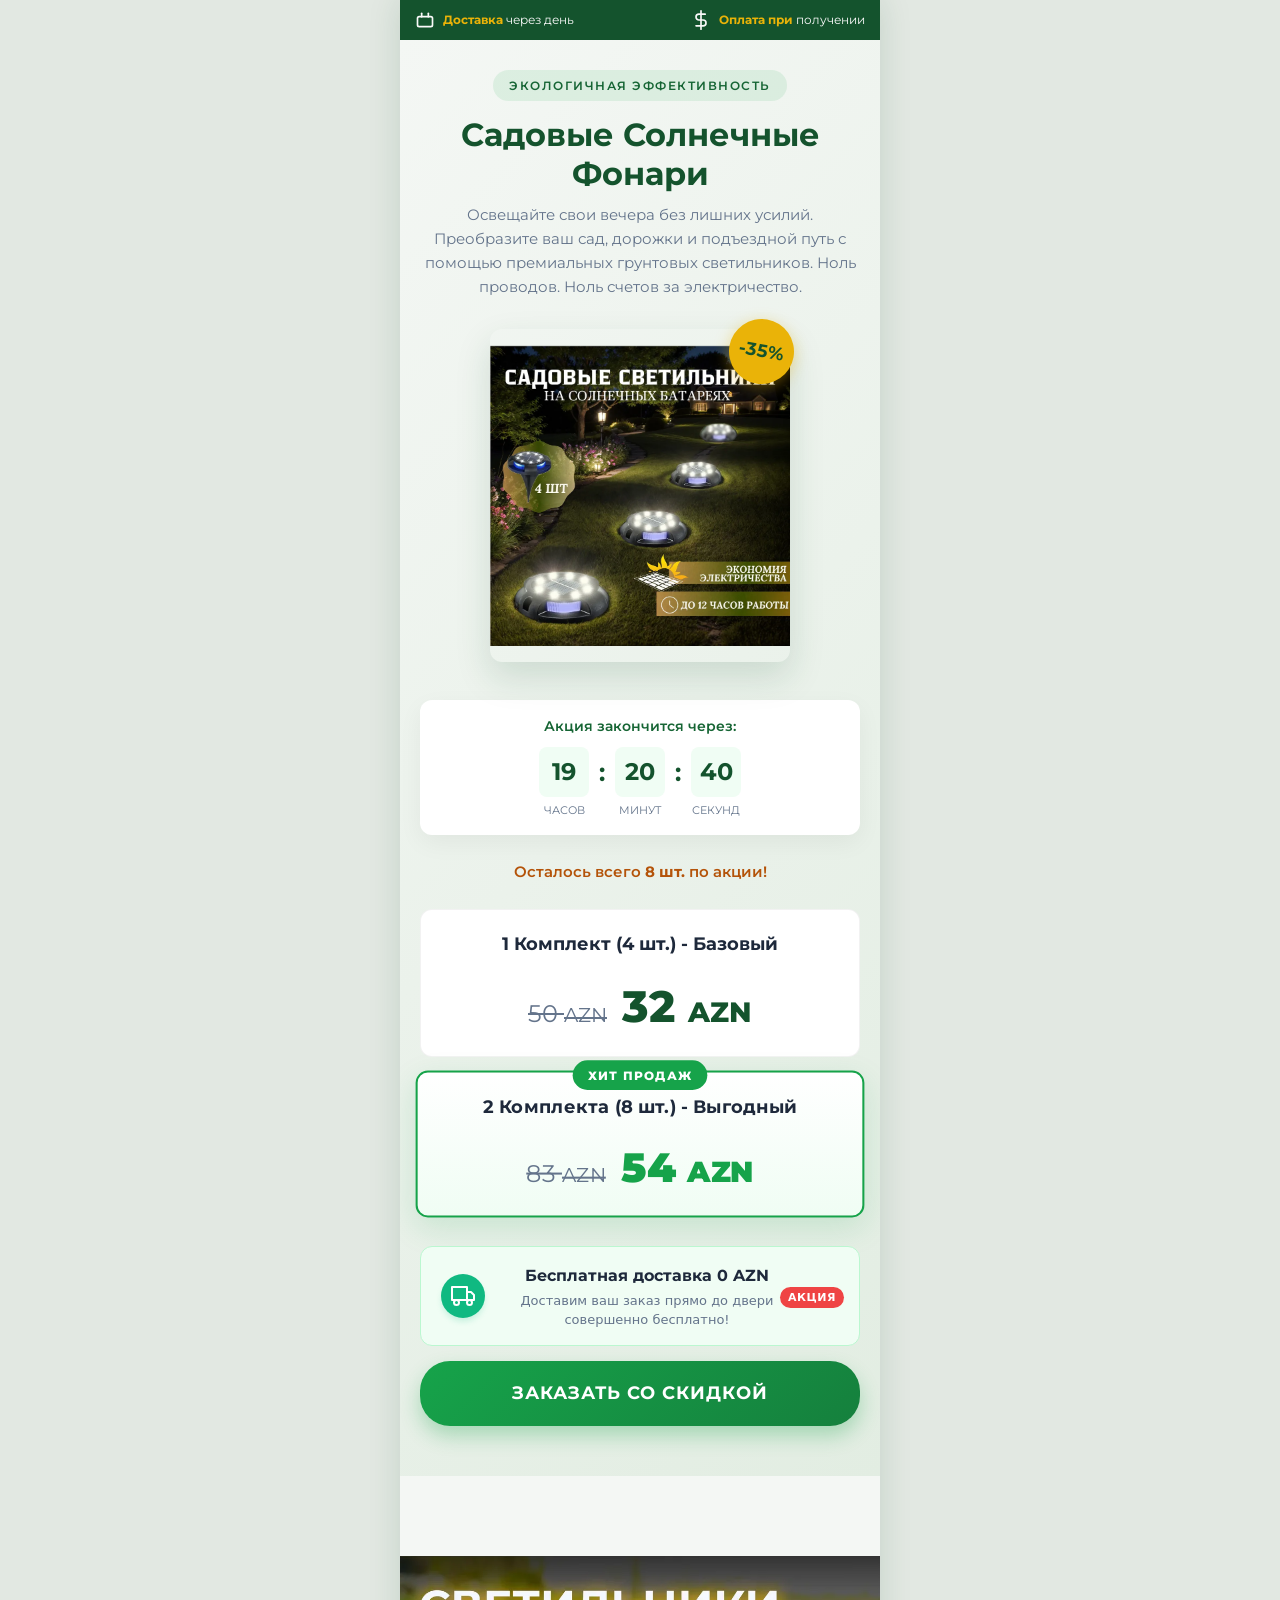
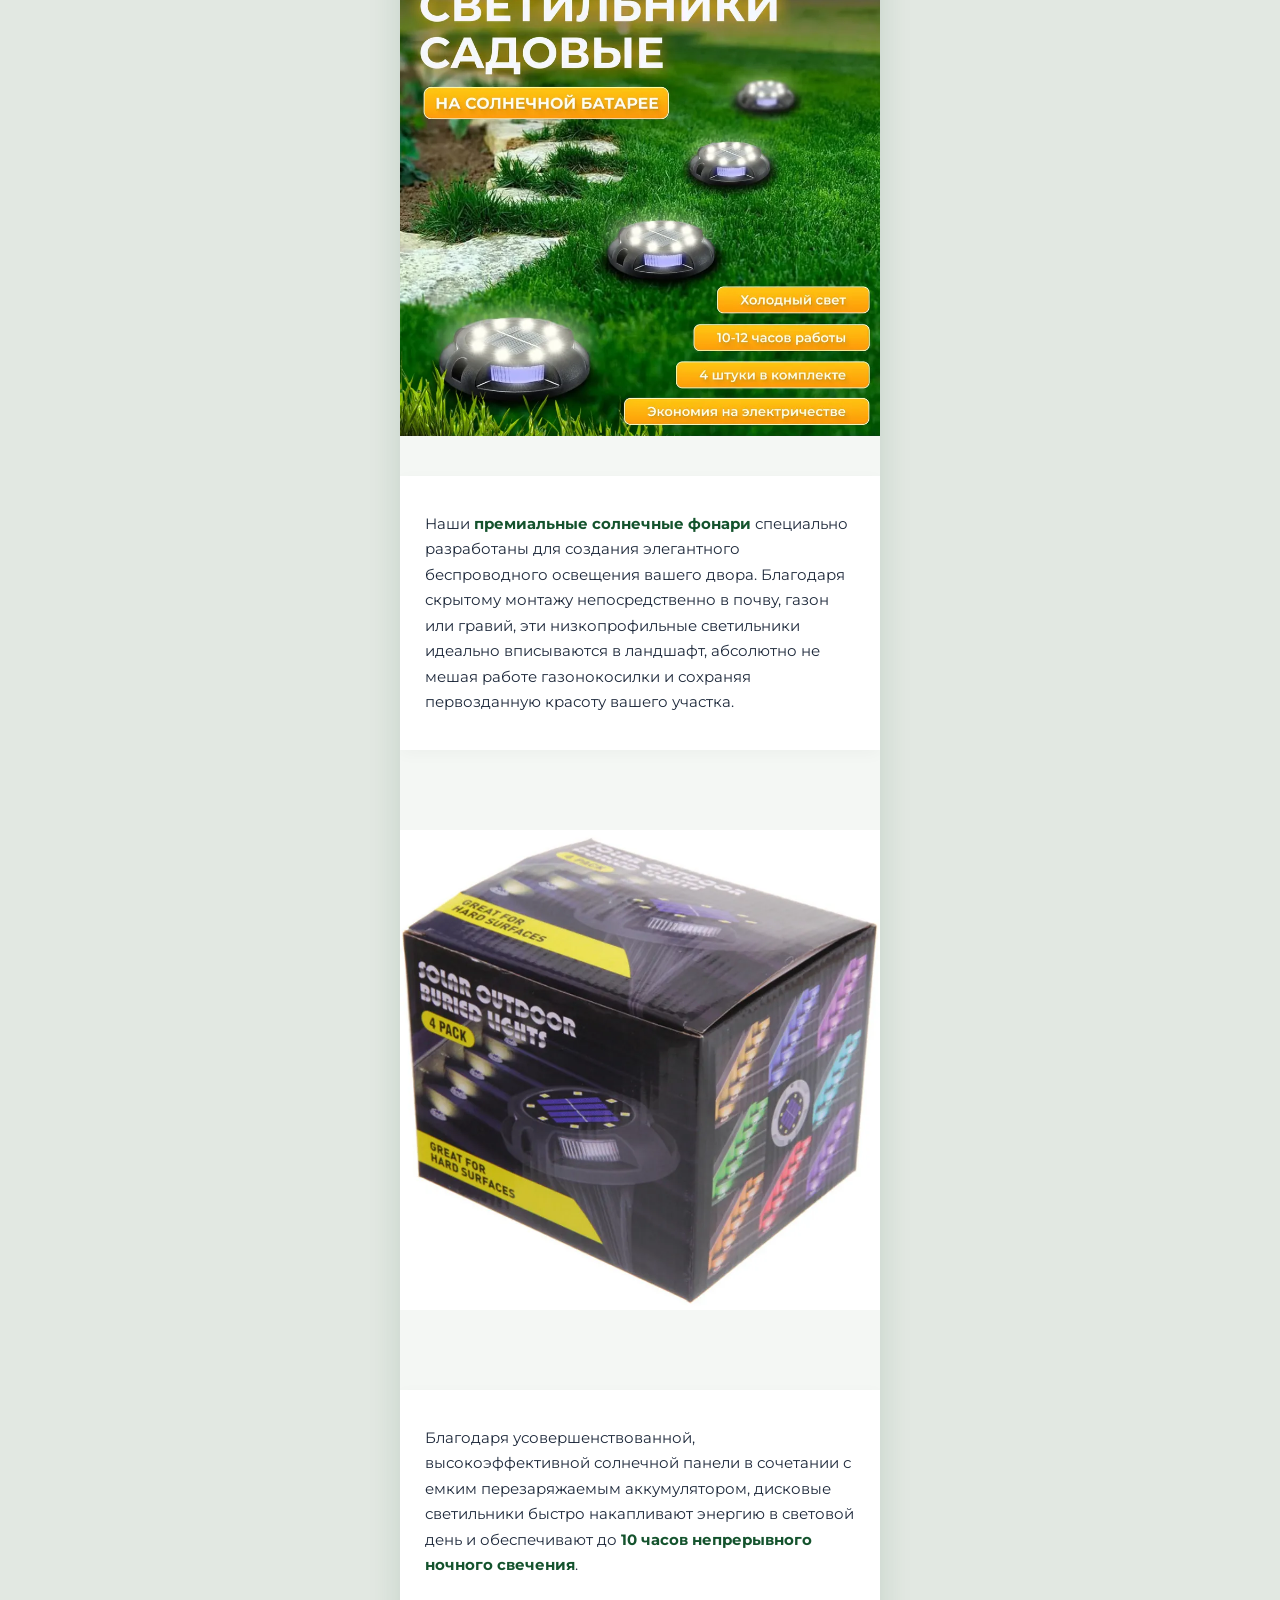
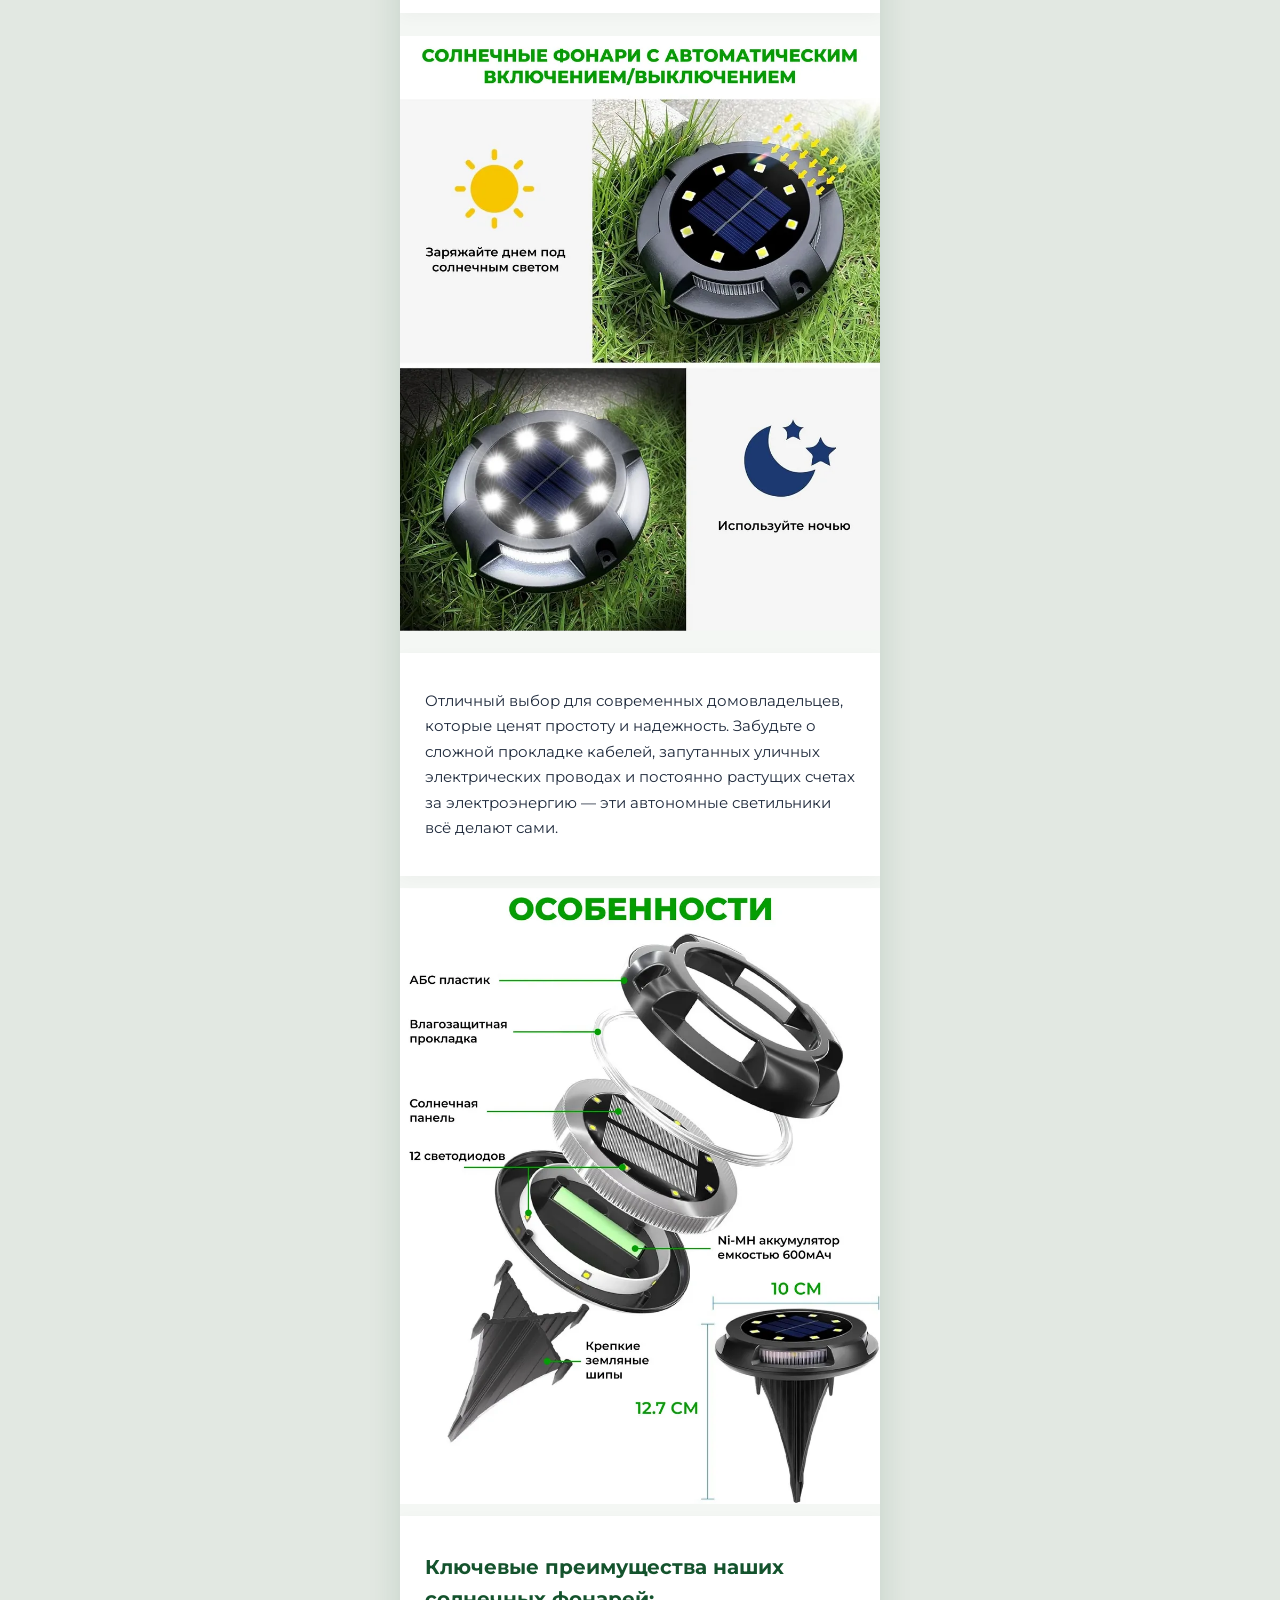
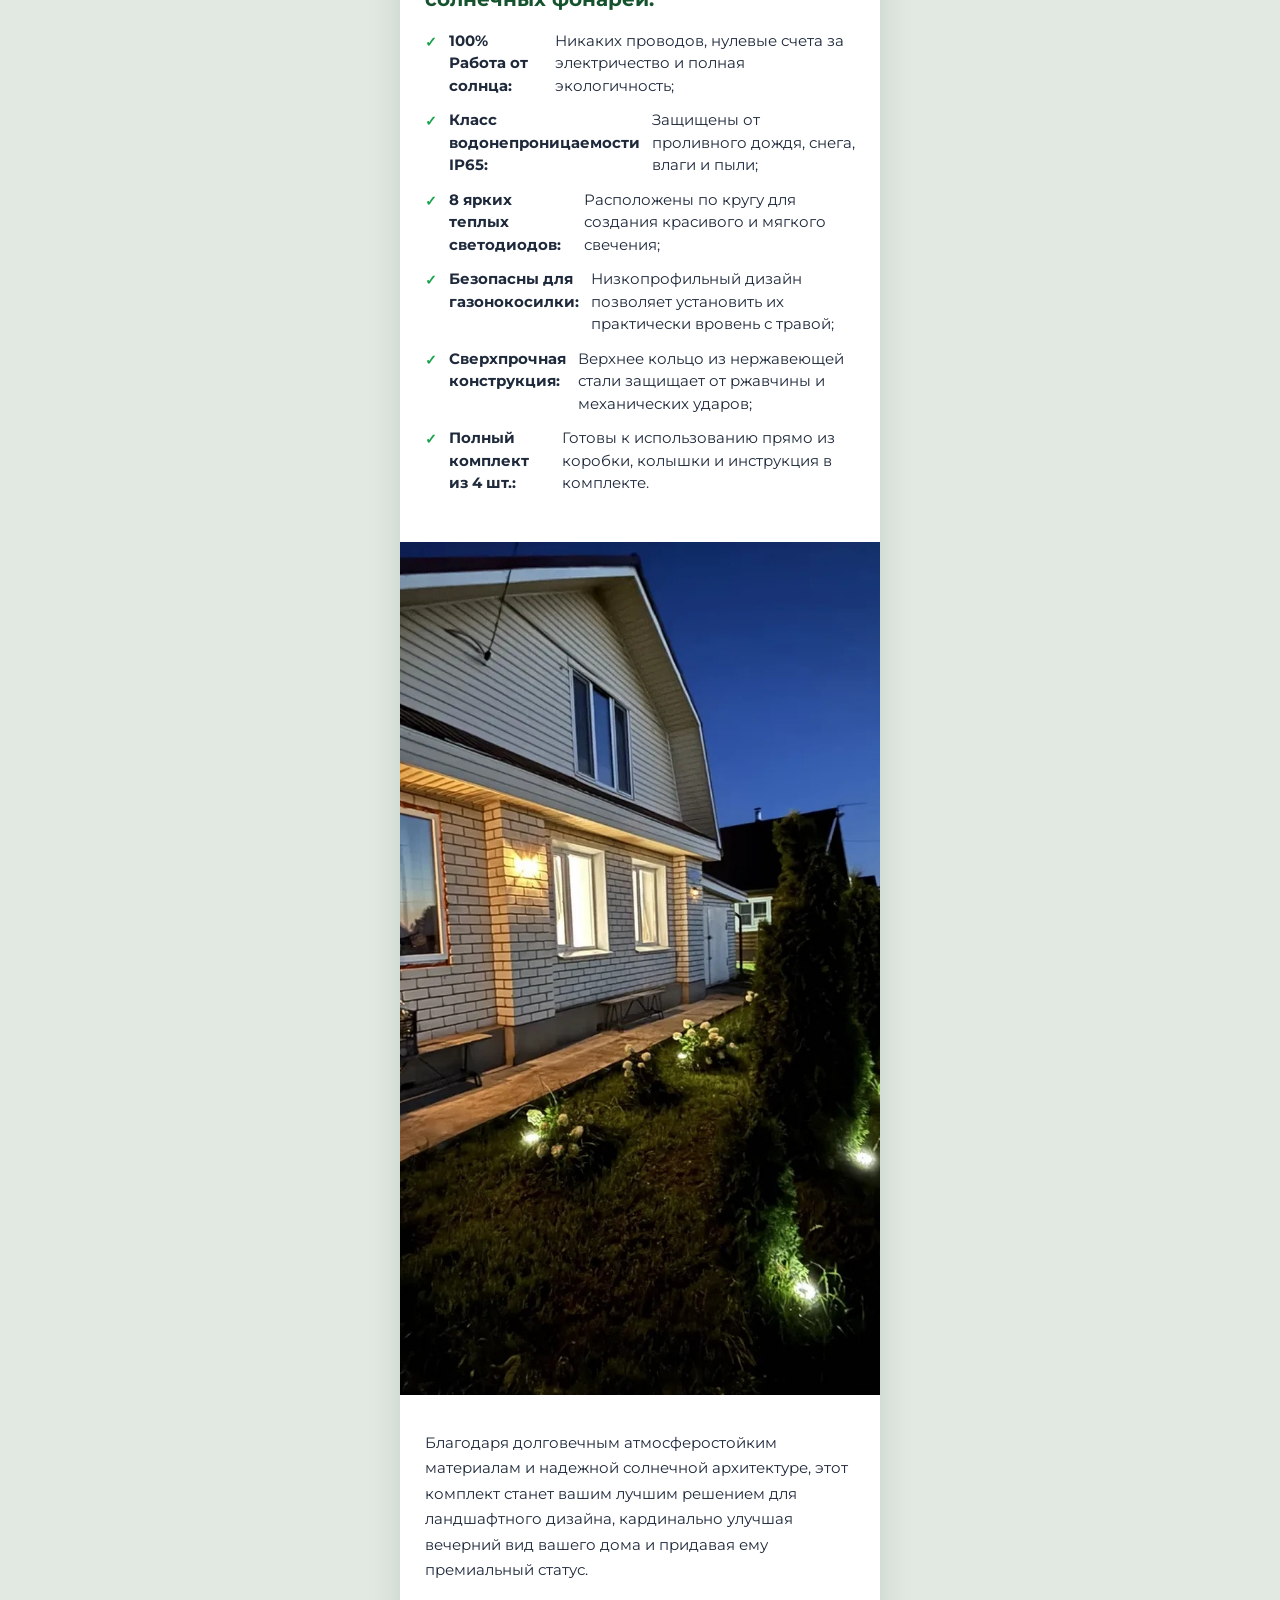
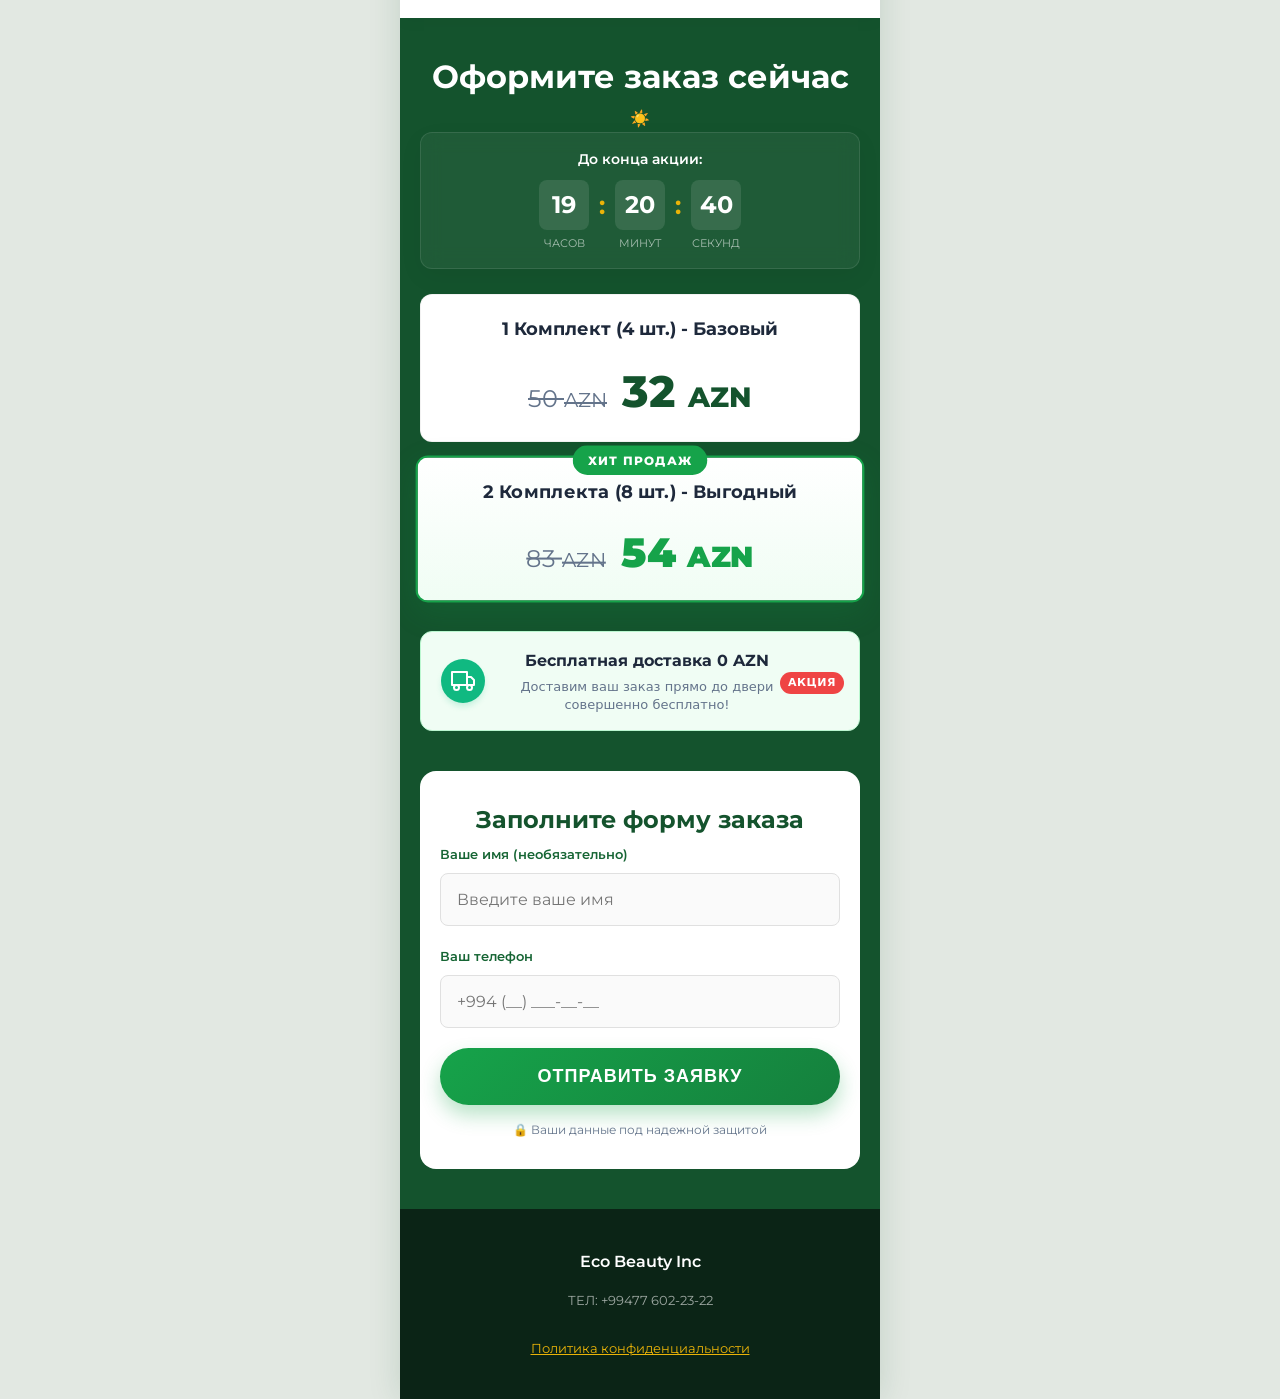
<file: index.html>
<!DOCTYPE html>
<html lang="ru">

<head>
    <meta charset="UTF-8">
    <meta name="viewport" content="width=device-width, initial-scale=1.0, maximum-scale=1.0, user-scalable=no">
    <title>Премиальные Садовые Солнечные Фонари | Элегантное Уличное Освещение</title>
    <link rel="preconnect" href="https://fonts.googleapis.com">
    <link rel="preconnect" href="https://fonts.gstatic.com" crossorigin>
    <link href="https://fonts.googleapis.com/css2?family=Montserrat:wght@300;400;500;600;700;800&display=swap" rel="stylesheet">
    <link rel="stylesheet" href="styles.css">
    <style>
        :root {
            --success-green: #10b981;
            --text-dark: #1e293b;
            --text-muted: #64748b;
        }

        .delivery-notice-container {
            width: 100%;
            max-width: 550px;
            margin: 15px auto;
            font-family: system-ui, -apple-system, sans-serif;
        }

        .delivery-card {
            display: flex;
            align-items: center;
            gap: 15px;
            background: #f0fdf4; /* Light green background */
            border: 1px solid #bbf7d0;
            padding: 16px 20px;
            border-radius: 12px;
            position: relative;
            overflow: hidden;
        }

        .delivery-icon-box {
            background: var(--success-green);
            color: white;
            padding: 10px;
            border-radius: 50%;
            display: flex;
            align-items: center;
            justify-content: center;
            flex-shrink: 0;
            box-shadow: 0 4px 6px -1px rgba(16, 185, 129, 0.2);
        }

        .truck-icon {
            width: 24px;
            height: 24px;
        }

        .delivery-text-box {
            flex: 1;
            padding-right: 45px; /* Leave space for the badge */
        }

        .delivery-title {
            margin: 0 0 4px 0;
            font-size: 16px;
            font-weight: 700;
            color: var(--text-dark);
        }

        .delivery-desc {
            margin: 0;
            font-size: 13px;
            color: var(--text-muted);
            line-height: 1.4;
        }

        .delivery-badge {
            position: absolute;
            top: 40px;
            right: 15px;
            background: #ef4444; /* Eye-catching red badge */
            color: white;
            font-size: 11px;
            font-weight: 700;
            padding: 2px 8px;
            border-radius: 9999px;
            text-transform: uppercase;
            letter-spacing: 0.5px;
            animation: pulse 2s infinite;
        }

        @keyframes pulse {
            0% { transform: scale(1); }
            50% { transform: scale(1.05); }
            100% { transform: scale(1); }
        }

        /* Small screens responsive tweaks */
        @media (max-width: 480px) {
            .delivery-card {
                flex-direction: column;
                align-items: flex-start;
                padding: 20px 15px;
            }
            .delivery-text-box {
                padding-right: 0;
            }
            .delivery-badge {
                top: auto;
                right: 15px;
            }
        }
    </style>
</head>

<body>
    <div class="main_wrapper">
        <section class="top_line">
            <div class="top_line_content">
                <div class="top_item">
                    <svg width="20" height="20" viewBox="0 0 24 24" fill="none" stroke="currentColor" stroke-width="2" stroke-linecap="round" stroke-linejoin="round">
                        <rect x="3" y="8" width="18" height="12" rx="2" ry="2"></rect>
                        <line x1="16" y1="8" x2="16" y2="4"></line>
                        <line x1="8" y1="8" x2="8" y2="4"></line>
                    </svg>
                    <p><b>Доставка</b> через день</p>
                </div>
                <div class="top_item">
                    <svg width="20" height="20" viewBox="0 0 24 24" fill="none" stroke="currentColor" stroke-width="2" stroke-linecap="round" stroke-linejoin="round">
                        <line x1="12" y1="1" x2="12" y2="23"></line>
                        <path d="M17 5H9.5a3.5 3.5 0 0 0 0 7h5a3.5 3.5 0 0 1 0 7H6"></path>
                    </svg>
                    <p><b>Оплата при</b> получении</p>
                </div>
            </div>
        </section>

        <section class="offer_section hero_bg">
            <div class="overlay"></div>
            <div class="content_layer">
                <div class="badge">Экологичная Эффективность</div>
                <h1 class="main_title">Садовые Солнечные Фонари</h1>
                <p class="subtitle">Освещайте свои вечера без лишних усилий. Преобразите ваш сад, дорожки и подъездной путь с помощью премиальных грунтовых светильников. Ноль проводов. Ноль счетов за электричество.</p>

                <div class="hero_image_wrapper">
                    <img src="images/01.webp" style="height: 110%;" alt="Садовые солнечные фонари Комплект" class="hero_img">
                    <div class="sale_badge">-35%</div>
                </div>

                <div class="timer_wrap">
                    <p class="timer_title">Акция закончится через:</p>
                    <div class="timer_container">
                        <div class="timer_block">
                            <div class="count hours">03</div>
                            <div class="text">Часов</div>
                        </div>
                        <div class="separator">:</div>
                        <div class="timer_block">
                            <div class="count minutes">09</div>
                            <div class="text">Минут</div>
                        </div>
                        <div class="separator">:</div>
                        <div class="timer_block">
                            <div class="count seconds">29</div>
                            <div class="text">Секунд</div>
                        </div>
                    </div>
                </div>

                <div class="prod_count">Осталось всего <b>8 шт.</b> по акции!</div>

                <div class="prices_container">
                    <div class="price_card" data-package="1 Комплект (4 шт.) - Базовый">
                        <div class="price_title">1 Комплект (4 шт.) - Базовый</div>
                        <div class="price_flex">
                            <div class="old_price">50 <span>AZN</span></div>
                            <div class="new_price">32 <span>AZN</span></div>
                        </div>
                    </div>

                    <div class="price_card highlight shadow_green" data-package="2 Комплекта (8 шт.) - Выгодный">
                        <div class="hit_badge">Хит продаж</div>
                        <div class="price_title">2 Комплекта (8 шт.) - Выгодный</div>
                        <div class="price_flex">
                            <div class="old_price">83 <span>AZN</span></div>
                            <div class="new_price">54 <span>AZN</span></div>
                        </div>
                    </div>
                </div>

                <div class="delivery-notice-container">
                    <div class="delivery-card">
                        <div class="delivery-icon-box">
                            <svg xmlns="http://www.w3.org/2000/svg" viewBox="0 0 24 24" fill="none" stroke="currentColor" stroke-width="2" stroke-linecap="round" stroke-linejoin="round" class="truck-icon">
                                <rect x="1" y="3" width="15" height="13"></rect>
                                <polygon points="16 8 20 8 23 11 23 16 16 16 16 8"></polygon>
                                <circle cx="5.5" cy="18.5" r="2.5"></circle>
                                <circle cx="18.5" cy="18.5" r="2.5"></circle>
                            </svg>
                        </div>
                        
                        <div class="delivery-text-box">
                            <h3 class="delivery-title">Бесплатная доставка 0 AZN</h3>
                            <p class="delivery-desc">Доставим ваш заказ прямо до двери совершенно бесплатно!</p>
                        </div>

                        <span class="delivery-badge">Акция</span>
                    </div>
                </div>

                <a href="#order_form" class="button-primary">Заказать со скидкой</a>
            </div>
        </section>

        <section class="visual_section">

            <div class="visual_card" style="height:600px ;">
                <img src="images/02.webp" alt="Премиальный ландшафтный дизайн" class="bg_img_one">
            </div>

            <div class="text_break">
                <p>Наши <b>премиальные солнечные фонари</b> специально разработаны для создания элегантного беспроводного освещения вашего двора. Благодаря скрытому монтажу непосредственно в почву, газон или гравий, эти низкопрофильные светильники идеально вписываются в ландшафт, абсолютно не мешая работе газонокосилки и сохраняя первозданную красоту вашего участка.</p>
            </div>

            <div class="visual_card" style="height: 640px;">
                <img src="images/03.webp" class="bg_img_one" alt="Умное автоматическое включение">
                <div class="card_overlay left_align" style="display: none;">
                    <h3 class="card_title">Умная автоматика «От заката до рассвета»</h3>
                    <p class="card_text">Комфортное освещение, которое безопасно укажет вам путь.</p>
                    <div class="card_divider"></div>
                    <p class="card_text small_text">Оснащенные высокочувствительным встроенным датчиком света, эти садовые фонари автоматически активируются с наступлением темноты и самостоятельно выключаются на рассвете. Наслаждайтесь уютным вечерним светом каждую ночь без лишних забот.</p>
                </div>
            </div>

            <div class="text_break">
                <p>Благодаря усовершенствованной, высокоэффективной солнечной панели в сочетании с емким перезаряжаемым аккумулятором, дисковые светильники быстро накапливают энергию в световой день и обеспечивают до <b>10 часов непрерывного ночного свечения</b>.</p>
            </div>

            <div class="visual_card" style="height: 640px;">
                <img src="images/04.webp" alt="Универсальное применение светильников" class="bg_img_one">
                <div class="card_overlay right_align dark_overlay" style="display: none;">
                    <div class="badge card_badge">УНИВЕРСАЛЬНЫЙ ДИЗАЙН</div>
                    <h3 class="card_title text_gold">ИДЕАЛЬНО ДЛЯ ЛЮБОГО ПРОСТРАНСТВА</h3>
                    <p class="card_text bold_text">Повысьте безопасность и эстетику вашего участка:</p>
                    <ul class="card_list">
                        <li>Освещение темных садовых дорожек и тротуаров</li>
                        <li>Декоративная подсветка красивых клумб и кустарников</li>
                        <li>Обозначение подъездных путей для безопасной парковки ночью</li>
                        <li>Создание уютной и теплой атмосферы на патио или террасе</li>
                        <li>Дополнительная видимость вокруг лестниц, настилов и заборов</li>
                    </ul>
                </div>
            </div>

            <div class="text_break">
                <p>Отличный выбор для современных домовладельцев, которые ценят простоту и надежность. Забудьте о сложной прокладке кабелей, запутанных уличных электрических проводах и постоянно растущих счетах за электроэнергию — эти автономные светильники всё делают сами.</p>
            </div>

            <div class="visual_card" style="height: 640px;">
                <img src="images/prod_1.webp" alt="Инструкция по установке фонарей" class="bg_img_one">
                <div class="card_overlay left_align bottom_align" style="display: none;">
                    <h3 class="card_title text_gold">УСТАНОВКА ЗА 30 СЕКУНД БЕЗ ИНСТРУМЕНТОВ</h3>
                    <ul class="card_list numbered">
                        <li>Включите главный переключатель на нижней стороне крышки фонаря.</li>
                        <li>Прикрепите прочные пластиковые колышки друг к другу.</li>
                        <li>Плотно вдавите колышек прямо в почву или траву.</li>
                        <li>Предоставьте остальное солнцу и наслаждайтесь ночным свечением.</li>
                    </ul>
                    <div class="card_divider"></div>
                    <p class="card_text bold_text text_gold">⚡ Быстрая и надежная бесплатная доставка до двери</p>
                </div>
            </div>

            <div class="text_break">
                <h3 class="text_break_title">Ключевые преимущества наших солнечных фонарей:</h3>
                <ul class="text_break_list">
                    <li><b>100% Работа от солнца:</b> Никаких проводов, нулевые счета за электричество и полная экологичность;</li>
                    <li><b>Класс водонепроницаемости IP65:</b> Защищены от проливного дождя, снега, влаги и пыли;</li>
                    <li><b>8 ярких теплых светодиодов:</b> Расположены по кругу для создания красивого и мягкого свечения;</li>
                    <li><b>Безопасны для газонокосилки:</b> Низкопрофильный дизайн позволяет установить их практически вровень с травой;</li>
                    <li><b>Сверхпрочная конструкция:</b> Верхнее кольцо из нержавеющей стали защищает от ржавчины и механических ударов;</li>
                    <li><b>Полный комплект из 4 шт.:</b> Готовы к использованию прямо из коробки, колышки и инструкция в комплекте.</li>
                </ul>
            </div>

            <div class="visual_card">
                <img src="images/prod_2.jpg" alt="Прочные уличные дисковые светильники" class="bg_img">
            </div>

            <div class="text_break">
                <p>Благодаря долговечным атмосферостойким материалам и надежной солнечной архитектуре, этот комплект станет вашим лучшим решением для ландшафтного дизайна, кардинально улучшая вечерний вид вашего дома и придавая ему премиальный статус.</p>
            </div>

        </section>

        <section class="offer_section dark_bg">
            <div class="content_layer">
                <h2 class="main_title">Оформите заказ сейчас</h2>
                <div class="separator_leaf light">☀️</div>

                <div class="timer_wrap glass_timer">
                    <p class="timer_title">До конца акции:</p>
                    <div class="timer_container">
                        <div class="timer_block">
                            <div class="count hours">03</div>
                            <div class="text">Часов</div>
                        </div>
                        <div class="separator">:</div>
                        <div class="timer_block">
                            <div class="count minutes">09</div>
                            <div class="text">Минут</div>
                        </div>
                        <div class="separator">:</div>
                        <div class="timer_block">
                            <div class="count seconds">29</div>
                            <div class="text">Секунд</div>
                        </div>
                    </div>
                </div>

                <div class="prices_container">
                    <div class="price_card" data-package="1 Комплект (4 шт.) - Базовый">
                        <div class="price_title">1 Комплект (4 шт.) - Базовый</div>
                        <div class="price_flex">
                            <div class="old_price">50 <span>AZN</span></div>
                            <div class="new_price">32 <span>AZN</span></div>
                        </div>
                    </div>

                    <div class="price_card highlight shadow_green" data-package="2 Комплекта (8 шт.) - Выгодный">
                        <div class="hit_badge">Хит продаж</div>
                        <div class="price_title">2 Комплекта (8 шт.) - Выгодный</div>
                        <div class="price_flex">
                            <div class="old_price">83 <span>AZN</span></div>
                            <div class="new_price">54 <span>AZN</span></div>
                        </div>
                    </div>
                </div>

                <div class="delivery-notice-container">
                    <div class="delivery-card">
                        <div class="delivery-icon-box">
                            <svg xmlns="http://www.w3.org/2000/svg" viewBox="0 0 24 24" fill="none" stroke="currentColor" stroke-width="2" stroke-linecap="round" stroke-linejoin="round" class="truck-icon">
                                <rect x="1" y="3" width="15" height="13"></rect>
                                <polygon points="16 8 20 8 23 11 23 16 16 16 16 8"></polygon>
                                <circle cx="5.5" cy="18.5" r="2.5"></circle>
                                <circle cx="18.5" cy="18.5" r="2.5"></circle>
                            </svg>
                        </div>
                        
                        <div class="delivery-text-box">
                            <h3 class="delivery-title">Бесплатная доставка 0 AZN</h3>
                            <p class="delivery-desc">Доставим ваш заказ прямо до двери совершенно бесплатно!</p>
                        </div>

                        <span class="delivery-badge">Акция</span>
                    </div>
                </div>

                <div class="form_container">
                    <h3 class="form_title">Заполните форму заказа</h3>
                    
                    <iframe name="hidden_iframe" id="hidden_iframe" style="display:none;"></iframe>
                    
                    <form id="order_form" class="main_form" action="https://formsubmit.co/alisanbakir1@gmail.com" method="POST" target="hidden_iframe">
                        <input type="hidden" name="_subject" value="🔥 Новый заказ: Садовые солнечные фонари (Комплект)">
                        <input type="hidden" name="_captcha" value="false">
                        <input type="hidden" name="_template" value="table">
                        
                        <input type="hidden" id="selected_package" name="Тариф" value="2 Комплекта (8 шт.) - Выгодный">
                        
                        <div class="input_group">
                            <label for="name">Ваше имя (необязательно)</label>
                            <input type="text" id="name" name="name" placeholder="Введите ваше имя">
                        </div>
                        <div class="input_group">
                            <label for="phone">Ваш телефон</label>
                            <input type="tel" id="phone" name="phone" placeholder="+994 (__) ___-__-__" required
                                pattern="[\+0-9\-\s\(\)]+" title="Допускаются только цифры, плюсы, минусы и скобки">
                        </div>
                        <button type="submit" class="button-primary submit_btn">Отправить заявку</button>
                    </form>
                    <p class="security_text">🔒 Ваши данные под надежной защитой</p>
                </div>
            </div>
        </section>

        <footer class="footer_section">
            <div class="footer_content">
                <p class="company_name">Eco Beauty Inc</p>
                <p>ТЕЛ: +99477 602-23-22</p>
                <a href="polit.html" target="_blank" class="policy_link">Политика конфиденциальности</a>
            </div>
        </footer>
    </div>

    <script src="script.js"></script>

    <script>
        document.addEventListener('DOMContentLoaded', () => {
            const hiddenInput = document.getElementById('selected_package');
            const allCards = document.querySelectorAll('.price_card');

            allCards.forEach(card => {
                card.style.cursor = 'pointer';
                
                card.addEventListener('click', () => {
                    const chosenValue = card.getAttribute('data-package');
                    
                    if (hiddenInput) {
                        hiddenInput.value = chosenValue;
                    }

                    // Переключаем класс .highlight на выбранном пакете во всех блоках страницы
                    allCards.forEach(c => {
                        if (c.getAttribute('data-package') === chosenValue) {
                            c.classList.add('highlight');
                        } else {
                            c.classList.remove('highlight');
                        }
                    });
                });
            });
        });
    </script>
</body>

</html>
</file>
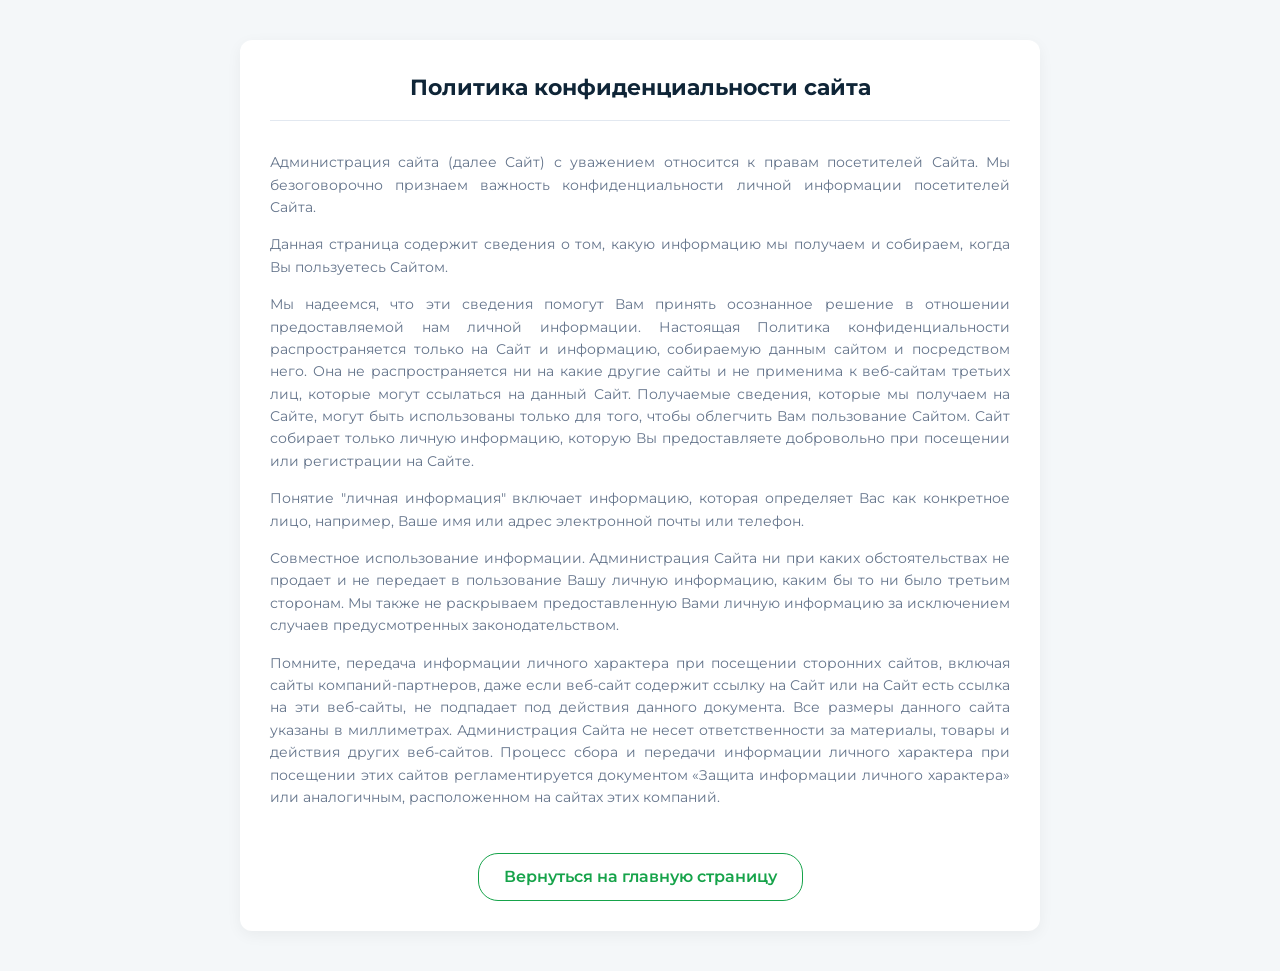
<file: polit.html>
<!DOCTYPE html>
<html lang="ru">
<head>
    <meta charset="UTF-8">
    <meta name="viewport" content="width=device-width, initial-scale=1.0">
    <title>Политика конфиденциальности</title>
    <link rel="preconnect" href="https://fonts.googleapis.com">
    <link rel="preconnect" href="https://fonts.gstatic.com" crossorigin>
    <link rel="stylesheet" href="styles.css">
    <link href="https://fonts.googleapis.com/css2?family=Montserrat:wght@300;400;500;600&display=swap" rel="stylesheet">
    <style>
        body {
            font-family: 'Montserrat', sans-serif;
            background-color: #f4f7f9;
            color: #2d3748;
            line-height: 1.6;
            margin: 0;
            padding: 40px 20px;
        }
        .container {
            max-width: 800px;
            margin: 0 auto;
            background: #ffffff;
            padding: 30px;
            border-radius: 12px;
            box-shadow: 0 4px 15px rgba(0,0,0,0.05);
        }
        .page-header {
            margin-bottom: 30px;
            border-bottom: 1px solid #e2e8f0;
            padding-bottom: 15px;
        }
        h1.text-center {
            text-align: center;
            font-size: 22px;
            color: #0f2537;
            margin: 0;
        }
        .content p {
            font-size: 14px;
            margin-bottom: 15px;
            text-align: justify;
            color: var(--text-muted);
        }
        a.back_link {
            display: inline-block;
            margin-top: 30px;
            color: var(--accent-gold);
            text-decoration: none;
            font-weight: 600;
            border: 1px solid var(--accent-gold);
            padding: 10px 25px;
            border-radius: 20px;
            transition: all 0.3s;
        }
        a.back_link:hover {
            background-color: var(--accent-gold-hover);
            color: #ffffff;
        }
    </style>
</head>
<body>
    <div class="container">
        <div class="page-header">
            <h1 class="text-center">Политика конфиденциальности сайта</h1>
        </div>
        <div class="row">
            <div class="col-xs-12 content">
                <p>Администрация сайта (далее Сайт) с уважением относится к правам посетителей Сайта. Мы безоговорочно признаем важность конфиденциальности личной информации посетителей Сайта.</p>
                <p>Данная страница содержит сведения о том, какую информацию мы получаем и собираем, когда Вы пользуетесь Сайтом.</p>
                <p>Мы надеемся, что эти сведения помогут Вам принять осознанное решение в отношении предоставляемой нам личной информации. Настоящая Политика конфиденциальности распространяется только на Сайт и информацию, собираемую данным сайтом и посредством него. Она не распространяется ни на какие другие сайты и не применима к веб-сайтам третьих лиц, которые могут ссылаться на данный Сайт. Получаемые сведения, которые мы получаем на Сайте, могут быть использованы только для того, чтобы облегчить Вам пользование Сайтом. Сайт собирает только личную информацию, которую Вы предоставляете добровольно при посещении или регистрации на Сайте.</p>
                <p>Понятие "личная информация" включает информацию, которая определяет Вас как конкретное лицо, например, Ваше имя или адрес электронной почты или телефон.</p>
                <p>Совместное использование информации. Администрация Сайта ни при каких обстоятельствах не продает и не передает в пользование Вашу личную информацию, каким бы то ни было третьим сторонам. Мы также не раскрываем предоставленную Вами личную информацию за исключением случаев предусмотренных законодательством.</p>
                <p>Помните, передача информации личного характера при посещении сторонних сайтов, включая сайты компаний-партнеров, даже если веб-сайт содержит ссылку на Сайт или на Сайт есть ссылка на эти веб-сайты, не подпадает под действия данного документа. Все размеры данного сайта указаны в миллиметрах. Администрация Сайта не несет ответственности за материалы, товары и действия других веб-сайтов. Процесс сбора и передачи информации личного характера при посещении этих сайтов регламентируется документом «Защита информации личного характера» или аналогичным, расположенном на сайтах этих компаний.</p>
                
                <div style="text-align: center;">
                    <a href="index.html" class="back_link">Вернуться на главную страницу</a>
                </div>
            </div>
        </div>
    </div>
</body>
</html>
</file>
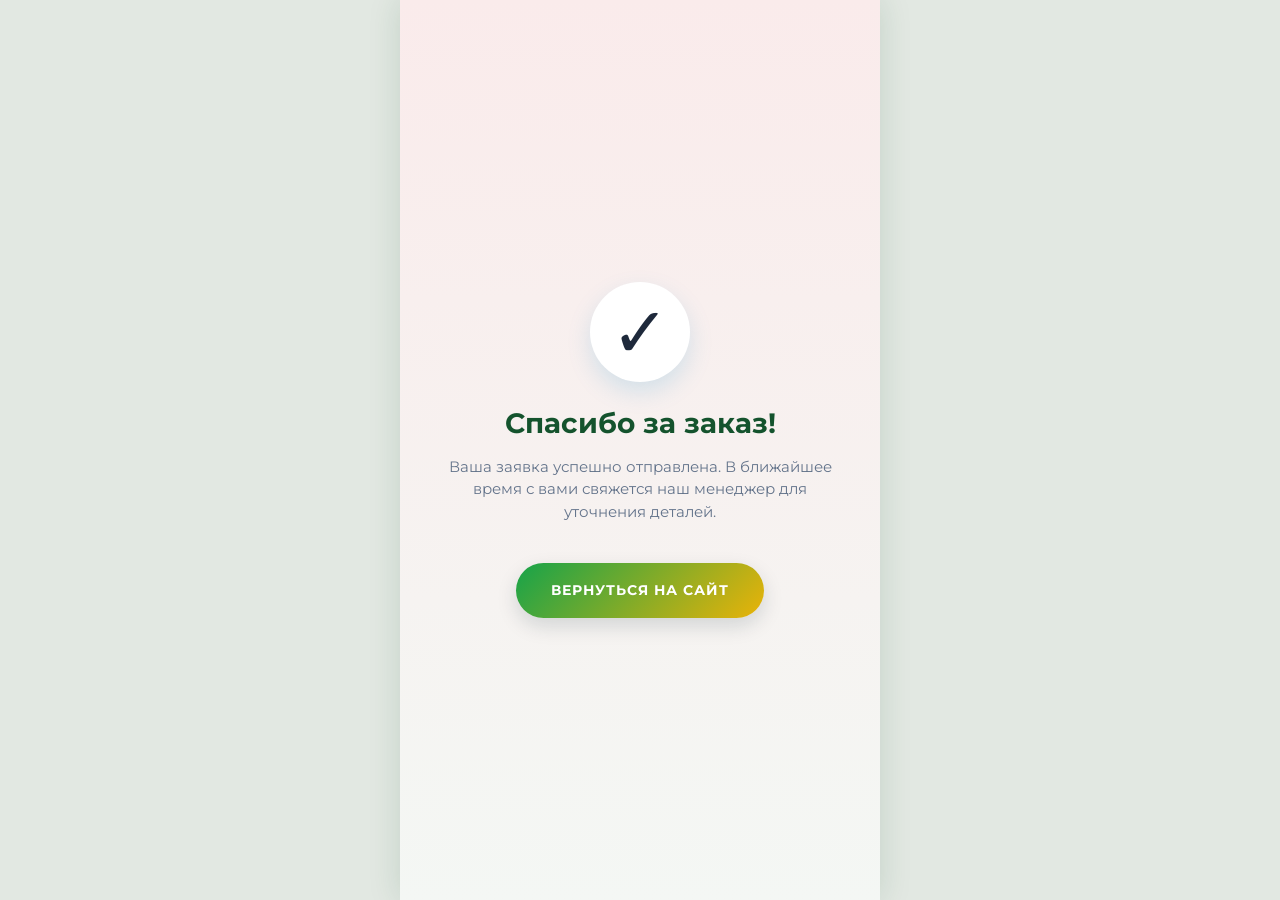
<file: success.html>
<!DOCTYPE html>
<html lang="ru">
<head>
    <meta charset="UTF-8">
    <meta name="viewport" content="width=device-width, initial-scale=1.0, maximum-scale=1.0, user-scalable=no">
    <title>Спасибо за заказ!</title>
    <link rel="preconnect" href="https://fonts.googleapis.com">
    <link rel="preconnect" href="https://fonts.gstatic.com" crossorigin>
    <link href="https://fonts.googleapis.com/css2?family=Cormorant+Garamond:ital,wght@0,400;0,600;0,700;1,400&family=Montserrat:wght@300;400;500;600&display=swap" rel="stylesheet">
    <link rel="stylesheet" href="styles.css">
    <script>
!function(f,b,e,v,n,t,s)
{if(f.fbq)return;n=f.fbq=function(){n.callMethod?
n.callMethod.apply(n,arguments):n.queue.push(arguments)};
if(!f._fbq)f._fbq=n;n.push=n;n.loaded=!0;n.version='2.0';
n.queue=[];t=b.createElement(e);t.async=!0;
t.src=v;s=b.getElementsByTagName(e)[0];
s.parentNode.insertBefore(t,s)}(window, document,'script',
'https://connect.facebook.net/en_US/fbevents.js');
fbq('init', '2206596209770725');
        fbq('track', 'PageView');
</script>
    <style>
.success_wrapper {
            display: flex;
            flex-direction: column;
            align-items: center;
            justify-content: center;
            min-height: 100vh;
            text-align: center;
            padding: 40px 20px;
            background-color: var(--bg-light);
            background-image: linear-gradient(180deg, #faebeb 0%, var(--bg-light) 100%);
        }
        .icon {
            font-size: 70px;
            color: var(--accent-blue);
            margin-bottom: 25px;
            width: 100px;
            height: 100px;
            background: white;
            display: flex;
            align-items: center;
            justify-content: center;
            border-radius: 50%;
            box-shadow: 0 10px 25px rgba(0, 136, 204, 0.15);
        }
        .main_title {
            margin-bottom: 15px;
            color: var(--primary-dark);
            font-size: 28px;
        }
        .subtitle {
            margin-bottom: 40px;
            font-size: 15px;
            color: var(--text-muted);
            line-height: 1.5;
            max-width: 90%;
        }
        .btn_back {
            background: linear-gradient(135deg, var(--accent-gold) 0%, var(--danger) 100%);
            color: white;
            text-decoration: none;
            padding: 16px 35px;
            border-radius: 30px;
            font-weight: 700;
            text-transform: uppercase;
            font-size: 14px;
            letter-spacing: 1px;
            transition: all 0.3s;
            box-shadow: 0 8px 20px rgba(15, 37, 55, 0.15);
        }
        .btn_back:hover {
            transform: translateY(-1px);
            box-shadow: 0 12px 25px rgba(15, 37, 55, 0.25);
            background: var(--accent-gold-hover);
        }
    </style>
</head>
<body>
    <div class="main_wrapper">
        <div class="success_wrapper">
            <div class="icon">✓</div>
            <h1 class="main_title">Спасибо за заказ!</h1>
            <p class="subtitle">Ваша заявка успешно отправлена. В ближайшее время с вами свяжется наш менеджер для уточнения деталей.</p>
            <a href="index.html" class="btn_back">Вернуться на сайт</a>
        </div>
    </div>
</body>
</html>
</file>
<file: styles.css>
:root {
    --primary-dark: #14532d; /* Экологичный глубокий темно-зеленый (вместо серого) */
    --primary-color: #166534; /* Вспомогательный лесной зеленый тон */
    --primary-light: #f0fdf4; /* Светло-зеленый приятный фон для счетчиков */
    --accent-gold: #16a34a; /* Основной эко-зеленый цвет для кнопок и акцентов */
    --accent-gold-hover: #15803d; /* Темно-зеленый при наведении */
    --bg-light: #f4f7f4; /* ОСНОВНОЙ ФОН: Эко бежево-зеленоватый чистый цвет */
    --bg-white: #ffffff; /* Белый цвет контейнеров */
    --text-main: #1e293b; /* Насыщенный темный для лучшей читаемости */
    --text-muted: #64748b;
    --text-light: #fafafa;
    --danger: #eab308; /* Солнечный теплый желтый/золотой для цен и скидок (вместо красного) */
}

* {
    margin: 0;
    padding: 0;
    box-sizing: border-box;
}

body {
    font-family: 'Montserrat', sans-serif;
    background-color: #e2e8e2; /* Мягкий природный серо-зеленый оттенок */
    color: var(--text-main);
    line-height: 1.6;
    -webkit-font-smoothing: antialiased;
}

/* Mobile-first main wrapper simulating 9:16 aspect ratio constraints on desktop */
.main_wrapper {
    max-width: 480px;
    margin: 0 auto;
    background-color: var(--bg-light);
    box-shadow: 0 0 30px rgba(20, 83, 45, 0.15); /* Тень с легким зеленым отливом */
    min-height: 100vh;
    overflow-x: hidden;
    position: relative;
}

/* Typography */
h1, h2, h3, .main_title, .section_title, .block_title {
    font-family: 'Montserrat', sans-serif;
    font-weight: 700;
}

/* Top Line */
.top_line {
    background-color: var(--primary-dark);
    color: var(--text-light);
    padding: 10px 15px;
    font-size: 12px;
}

.top_line_content {
    display: flex;
    justify-content: space-between;
    align-items: center;
}

.top_item {
    display: flex;
    align-items: center;
    gap: 8px;
}

.top_item p {
    margin: 0;
}

.top_item b {
    color: var(--danger); /* Изменено на солнечный желтый для контраста на темном фоне */
}

/* Sections */
section {
    padding: 40px 20px;
    position: relative;
}

.offer_section {
    text-align: center;
}

/* Hero Section */
.hero_bg {
    background: linear-gradient(135deg, var(--bg-light) 0%, #e2ede2 100%);
    padding-top: 30px;
    padding-bottom: 50px;
}

.badge {
    display: inline-block;
    background-color: rgba(22, 163, 74, 0.1); /* Полупрозрачный зеленый фон плашки */
    color: var(--primary-color);
    padding: 6px 16px;
    border-radius: 20px;
    font-size: 12px;
    font-weight: 600;
    text-transform: uppercase;
    letter-spacing: 1.5px;
    margin-bottom: 15px;
}

.main_title {
    font-size: 32px;
    line-height: 1.2;
    color: var(--primary-dark);
    margin-bottom: 10px;
}

.subtitle {
    font-size: 15px;
    color: var(--text-muted);
    margin-bottom: 30px;
}

/* Hero Image */
.hero_image_wrapper {
    position: relative;
    margin-bottom: 30px;
}

.hero_img {
    width: 100%;
    max-width: 300px;
    height: auto;
    border-radius: 12px;
    box-shadow: 0 15px 35px rgba(20, 83, 45, 0.15);
    object-fit: cover;
    aspect-ratio: 9/10;
}

.sale_badge {
    position: absolute;
    top: -10px;
    right: 15%;
    background-color: var(--danger); /* Яркий желтый круг */
    color: #14532d; /* Темно-зеленый текст для идеальной читаемости на желтом */
    width: 65px;
    height: 65px;
    border-radius: 50%;
    display: flex;
    align-items: center;
    justify-content: center;
    font-weight: 700;
    font-size: 18px;
    box-shadow: 0 4px 15px rgba(234, 179, 8, 0.4);
    transform: rotate(10deg);
}

/* Timer */
.timer_wrap {
    background-color: var(--bg-white);
    padding: 15px;
    border-radius: 12px;
    box-shadow: 0 8px 25px rgba(0,0,0,0.05);
    margin-bottom: 25px;
}

.timer_title {
    font-size: 14px;
    font-weight: 600;
    margin-bottom: 10px;
    color: var(--primary-color);
}

.timer_container {
    display: flex;
    justify-content: center;
    align-items: center;
    gap: 10px;
}

.timer_block {
    display: flex;
    flex-direction: column;
    align-items: center;
}

.count {
    background-color: var(--primary-light);
    color: var(--primary-dark);
    width: 50px;
    height: 50px;
    display: flex;
    align-items: center;
    justify-content: center;
    font-size: 24px;
    font-weight: 700;
    border-radius: 8px;
    font-family: 'Montserrat', sans-serif;
}

.text {
    font-size: 11px;
    margin-top: 5px;
    color: var(--text-muted);
    text-transform: uppercase;
}

.separator {
    font-size: 24px;
    font-weight: 700;
    color: var(--primary-dark);
    margin-top: -20px;
}

/* Stock */
.prod_count {
    font-size: 15px;
    color: #b45309; /* Благородный янтарно-оранжевый акцент вместо агрессивного красного */
    margin-bottom: 25px;
    font-weight: 600;
}

/* Pricing Cards */
.prices_container {
    display: flex;
    flex-direction: column;
    gap: 15px;
    margin-bottom: 30px;
}

.price_card {
    background: var(--bg-white);
    border: 1px solid rgba(0,0,0,0.05);
    border-radius: 12px;
    padding: 15px;
    position: relative;
    transition: transform 0.3s ease, border-color 0.3s ease;
}

.price_card.highlight {
    border: 2px solid var(--accent-gold); /* Зеленая рамка для фокуса */
    background: linear-gradient(180deg, #FFFFFF 0%, #f0fdf4 100%);
    transform: scale(1.02);
}

.price_card.shadow_green {
    box-shadow: 0 10px 30px rgba(22, 163, 74, 0.15);
}

.hit_badge {
    width: max-content;
    position: absolute;
    top: -12px;
    left: 50%;
    transform: translateX(-50%);
    background: var(--accent-gold); /* Зеленый хит продаж */
    color: white;
    padding: 5px 15px;
    border-radius: 20px;
    font-size: 12px;
    font-weight: 800;
    text-transform: uppercase;
    letter-spacing: 1px;
}

.price_title {
    color: var(--text-main);
    font-size: 18px;
    font-weight: 700;
    margin-bottom: 12px;
    margin-top: 5px;
}

.price_flex {
    display: flex;
    justify-content: center;
    align-items: baseline;
    gap: 15px;
}

.old_price {
    font-size: 24px;
    color: var(--text-muted);
    text-decoration: line-through;
}

.old_price span {
    font-size: 20px;
}

.new_price {
    font-size: 44px;
    font-weight: 800;
    color: var(--primary-dark); /* Спокойная глубокая зеленая цена */
}

.new_price span {
    font-size: 28px;
}

.price_card.highlight .new_price {
    font-size: 40px;
    font-weight: 900;
    color: #16a34a; /* Яркий акцент стоимости на выбранной карточке */
}

/* Buttons */
.button-primary {
    display: block;
    width: 100%;
    background: linear-gradient(135deg, var(--accent-gold) 0%, #15803d 100%); /* Сочный эко-градиент */
    color: white;
    text-decoration: none;
    text-align: center;
    padding: 18px 20px;
    border-radius: 30px;
    font-size: 18px;
    font-weight: 700;
    text-transform: uppercase;
    letter-spacing: 1px;
    box-shadow: 0 10px 20px rgba(22, 163, 74, 0.3);
    border: none;
    cursor: pointer;
    transition: all 0.3s ease;
}

.button-primary:hover, .button-primary:active {
    transform: translateY(-2px);
    box-shadow: 0 15px 25px rgba(22, 163, 74, 0.4);
    background: linear-gradient(135deg, var(--accent-gold-hover) 0%, var(--accent-gold) 100%);
}

.center_btn {
    margin-top: 35px;
}

/* Visual Cards Section */
.visual_section {
    padding: 0;
    display: flex;
    flex-direction: column;
}

.visual_card {
    position: relative;
    width: 100%;
    aspect-ratio: 9/16;
    overflow: hidden;
}

.bg_img {
    width: 100%;
    height: 100%;
    object-fit: cover;
    display: block;
}

.bg_img_one {
    width: 100%;
    object-fit: cover;
    display: block;
}
.card_overlay {
    position: absolute;
    top: 0;
    left: 0;
    width: 100%;
    height: 100%;
    padding: 30px 20px;
    display: flex;
    flex-direction: column;
    justify-content: center;
    background: linear-gradient(to right, rgba(0,0,0,0.5) 0%, rgba(0,0,0,0) 80%);
    color: var(--text-light);
}

.card_overlay.right_align {
    background: linear-gradient(to left, rgba(0,0,0,0.7) 0%, rgba(0,0,0,0) 100%);
    align-items: flex-end;
    text-align: right;
}

.card_overlay.dark_overlay {
    background: rgba(0,0,0,0.4);
}

.card_overlay.left_align {
    background: linear-gradient(to right, rgba(0,0,0,0.8) 0%, rgba(0,0,0,0) 90%);
    align-items: flex-start;
    text-align: left;
}

.card_overlay.bottom_align {
    justify-content: flex-end;
    padding-bottom: 50px;
    background: linear-gradient(to top, rgba(0,0,0,0.85) 0%, rgba(0,0,0,0) 70%);
}

.card_title {
    font-size: 26px;
    line-height: 1.2;
    margin-bottom: 15px;
    text-shadow: 0 2px 5px rgba(0,0,0,0.5);
    max-width: 85%;
}

.text_gold {
    color: var(--danger); /* Желтый/солнечный цвет для заголовков поверх фото плашек */
}

.card_text {
    font-size: 16px;
    line-height: 1.5;
    margin-bottom: 10px;
    max-width: 80%;
    text-shadow: 0 1px 3px rgba(0,0,0,0.5);
}

.card_text.small_text {
    font-size: 14px;
    opacity: 0.9;
}

.card_text.bold_text {
    font-weight: 600;
}

.card_divider {
    width: 50px;
    height: 2px;
    background-color: var(--danger); /* Желтый разделитель */
    margin: 15px 0;
}

.card_overlay.right_align .card_divider {
    margin-left: auto;
}

.card_badge {
    margin-bottom: 10px;
    background-color: var(--accent-gold);
    color: white;
    text-shadow: none;
    box-shadow: 0 4px 10px rgba(0,0,0,0.3);
}

.card_list {
    list-style: none;
    padding: 0;
    margin: 10px 0;
    max-width: 85%;
}

.card_list li {
    font-size: 15px;
    margin-bottom: 8px;
    position: relative;
    padding-left: 20px;
    text-shadow: 0 1px 3px rgba(0,0,0,0.5);
}

.card_overlay.right_align .card_list li {
    padding-left: 0;
    padding-right: 20px;
}

.card_list li::before {
    content: "•";
    color: var(--danger); /* Солнечные маркеры */
    position: absolute;
    left: 0;
    font-size: 20px;
    line-height: 1;
}

.card_overlay.right_align .card_list li::before {
    left: auto;
    right: 0;
}

.card_list.numbered {
    counter-reset: card-counter;
}

.card_list.numbered li {
    padding-left: 25px;
}

.card_list.numbered li::before {
    counter-increment: card-counter;
    content: counter(card-counter) ".";
    color: var(--danger);
    font-weight: 700;
    font-size: 15px;
}

/* Text Breaks Between Visual Cards */
.text_break {
    background-color: var(--bg-white);
    padding: 35px 25px;
    text-align: left;
    box-shadow: 0 4px 15px rgba(0,0,0,0.03);
    position: relative;
    z-index: 2;
}

.text_break p {
    font-size: 15px;
    line-height: 1.7;
    color: var(--text-main);
    margin-bottom: 0;
}

.text_break p b {
    color: var(--primary-dark);
    font-weight: 700;
}

.text_break_title {
    font-size: 20px;
    color: var(--primary-dark);
    margin-bottom: 15px;
    font-weight: 700;
}

.text_break_list {
    list-style: none;
    padding: 0;
    margin: 0;
}

.text_break_list li {
    font-size: 15px;
    line-height: 1.5;
    margin-bottom: 12px;
    display: flex;
    align-items: flex-start;
    gap: 12px;
    color: var(--text-main);
}

.text_break_list li::before {
    content: "✓";
    font-size: 14px;
    margin-top: 2px;
    color: var(--accent-gold); /* Зеленые галочки преимуществ */
    font-weight: bold;
}

/* Form Section */
.dark_bg {
    background-color: var(--primary-dark); /* Глубокий темно-зеленый блок формы */
    color: var(--bg-white);
}

.dark_bg .main_title {
    color: var(--bg-white);
}

.dark_bg .timer_title {
    color: var(--bg-white);
}

.dark_bg .timer_wrap {
    background: rgba(255, 255, 255, 0.05);
    border: 1px solid rgba(255, 255, 255, 0.1);
    backdrop-filter: blur(10px);
}

.dark_bg .count {
    background: rgba(255, 255, 255, 0.1);
    color: var(--bg-white);
}

.dark_bg .separator {
    color: var(--danger);
}

.dark_bg .text {
    color: rgba(255, 255, 255, 0.6);
}

.form_container {
    background: var(--bg-white);
    border-radius: 16px;
    padding: 30px 20px;
    margin-top: 40px;
    color: var(--text-main);
}

.form_title {
    font-size: 24px;
    text-align: center;
    margin-bottom: 5px;
    color: var(--primary-dark);
}

.form_subtitle {
    font-size: 13px;
    text-align: center;
    color: var(--text-muted);
    margin-bottom: 25px;
}

.input_group {
    margin-bottom: 20px;
    text-align: left;
}

.input_group label {
    display: block;
    font-size: 13px;
    font-weight: 600;
    margin-bottom: 8px;
    color: var(--primary-color);
}

.input_group input {
    width: 100%;
    padding: 16px;
    border: 1px solid #E0E0E0;
    border-radius: 8px;
    font-size: 16px;
    font-family: 'Montserrat', sans-serif;
    transition: all 0.3s ease;
    background-color: #FAFAFA;
}

.input_group input:focus {
    outline: none;
    border-color: var(--accent-gold);
    background-color: var(--bg-white);
    box-shadow: 0 0 0 3px rgba(22, 163, 74, 0.15); /* Зеленое свечение при фокусе инпута */
}

.submit_btn {
    margin-top: 10px;
}

.security_text {
    text-align: center;
    font-size: 12px;
    color: var(--text-muted);
    margin-top: 15px;
}

/* FAQ / Дополнительные блоки */
.faq_section {
    background-color: var(--bg-white);
}

/* Footer */
.footer_section {
    background-color: #0b2416; /* Очень глубокий хвойный цвет для подвала */
    color: rgba(255,255,255,0.6);
    padding: 40px 20px;
    text-align: center;
    font-size: 13px;
}

.footer_content p {
    margin-bottom: 8px;
}

.company_name {
    font-size: 16px;
    color: var(--bg-white);
    font-weight: 600;
    margin-bottom: 15px !important;
}

.policy_link {
    color: var(--danger); /* Золотистая ссылка политики конфиденциальности */
    text-decoration: underline;
    margin-top: 20px;
    display: inline-block;
}

/* Animation utilities */
html {
    scroll-behavior: smooth;
}
</file>
